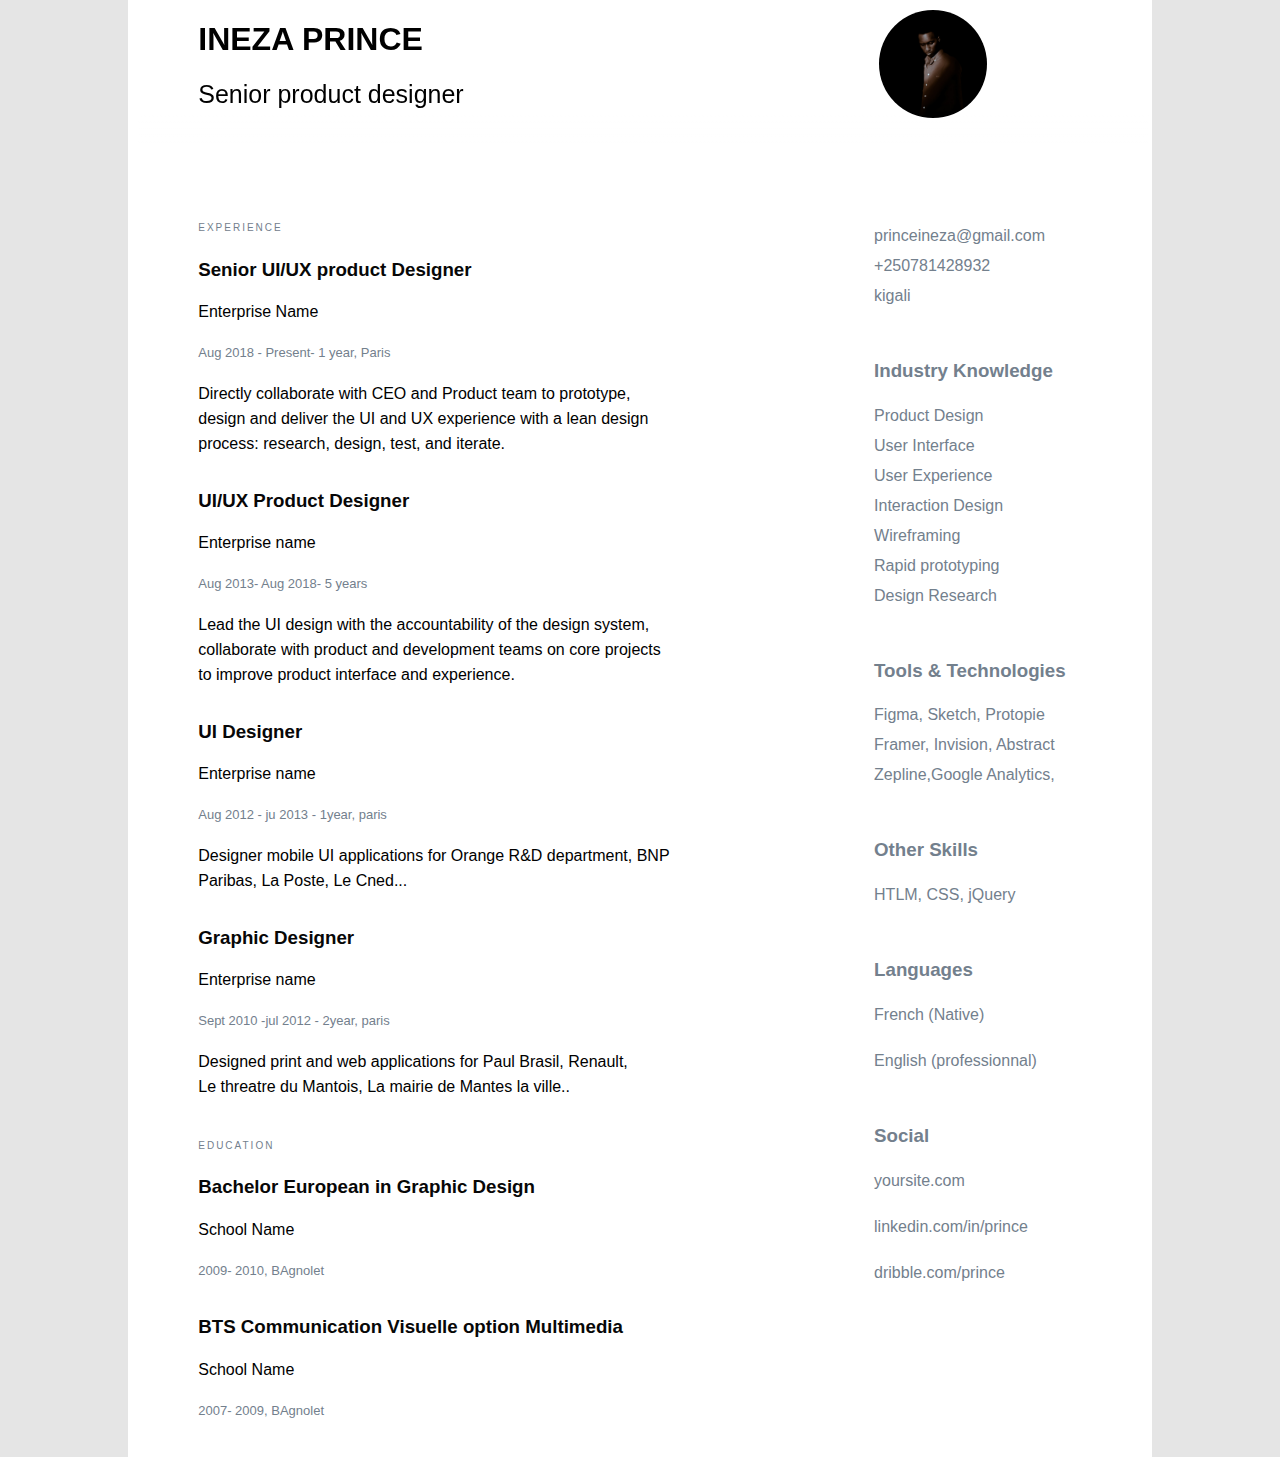
<file: index.html>
<html lang="en">
<head>
    <link rel="stylesheet"  href="cv.css">

    <meta charset="UTF-8">
    <meta http-equiv="X-UA-Compatible" content="IE=edge">
    <meta name="viewport" content="width=device-width, initial-scale=1.0">
    <title>CV</title>
</head>
<body>
    <div class="header">
        <div class="head">
            <h1 class="inner random1">INEZA PRINCE</h1>
            <h3 class="inner random2">Senior product designer</h3>
        </div>
        <div class="img">
            <img src="profile p.jfif" alt=""
            class="image">
        </div>
        
        
    </div>
    
<div class="container">

    <div class=" side left">
   
    <div class=" first item-1">
        <p class="category"> EXPERIENCE</p>
        <h3> Senior UI/UX product Designer</h3>  
        <p>Enterprise Name</p>
        <p class="date">Aug 2018 - Present- 1 year, Paris</p>
        <p>Directly collaborate with CEO and Product team to prototype, <br>
           design and deliver the UI and UX experience with a lean design <br>
           process: research, design, test, and iterate.
        </p>
    </div>
    <div class=" first item-2">
        <h3>UI/UX Product Designer</h3>
        <p>Enterprise name</p>  
        <p class="date">Aug  2013- Aug 2018- 5 years</p>
        <p>Lead the UI design with the accountability of the design system, <br>
           collaborate with product and development teams on core projects <br>
           to improve product interface and experience.
        </p>
    </div>
    <div class="first item-3">
        <h3> UI Designer</h3> 
        <p>Enterprise name</p> 
        <p class="date">Aug 2012 - ju 2013 - 1year, paris</p>
        <p>Designer mobile UI applications for Orange R&D department, BNP <br>
           Paribas, La Poste, Le Cned...
        </p>
    </div>
    <div class="first item-4">
        <h3 >Graphic Designer</h3>
        <p>Enterprise name</p>  
        <p class="date">Sept 2010 -jul 2012 - 2year, paris</p>
        <p> Designed print and web applications for Paul Brasil, Renault, <br>
            Le threatre du Mantois, La mairie de Mantes la ville..
        </p>
    </div>
    <div class="first item-5">
        <p class="category">EDUCATION</p>
        <h3>Bachelor European in Graphic Design</h3>  
        <p>School Name</p>
        <p class="date" > 2009- 2010, BAgnolet
        </p>
    </div>
    <div class="first item-6">
        <h3>BTS Communication Visuelle option Multimedia</h3>  
        <p>School Name</p>
        <p class="date"> 2007- 2009, BAgnolet
        </p>
    </div>
    </div>
    <div class="side right"> 
        
<div class="sec right-1">
   <p >princeineza@gmail.com <br>
   +250781428932 <br>
   kigali</p>
</div>
<div class="sec right-2">
    <h3>Industry Knowledge</h3>
    <p >Product Design <br>
    User Interface <br>
    User Experience <br>
    Interaction Design <br>
    Wireframing <br>
    Rapid prototyping <br>
    Design Research</p>
</div>
<div class=" sec right-3">
    <h3>Tools & Technologies</h3>
    <p >Figma, Sketch, Protopie <br>
       Framer, Invision, Abstract <br>
       Zepline,Google Analytics, <br>
       </p>
</div>
<div class="sec right-4">
    <h3>Other Skills</h3>
    <p> HTLM, CSS, jQuery</p>
</div>
<div class="sec right-5">
    <h3>Languages</h3>
    <p> French (Native)</p>
    <p>English (professionnal)</p>
</div>
<div class="sec right-6">
    <h3>Social</h3>
    <p> yoursite.com</p>
    <p>linkedin.com/in/prince</p>
    <p>dribble.com/prince</p>
</div>
    </div>
   

</div>
</body>
<script src="cv.js"></script>
</html>
</file>
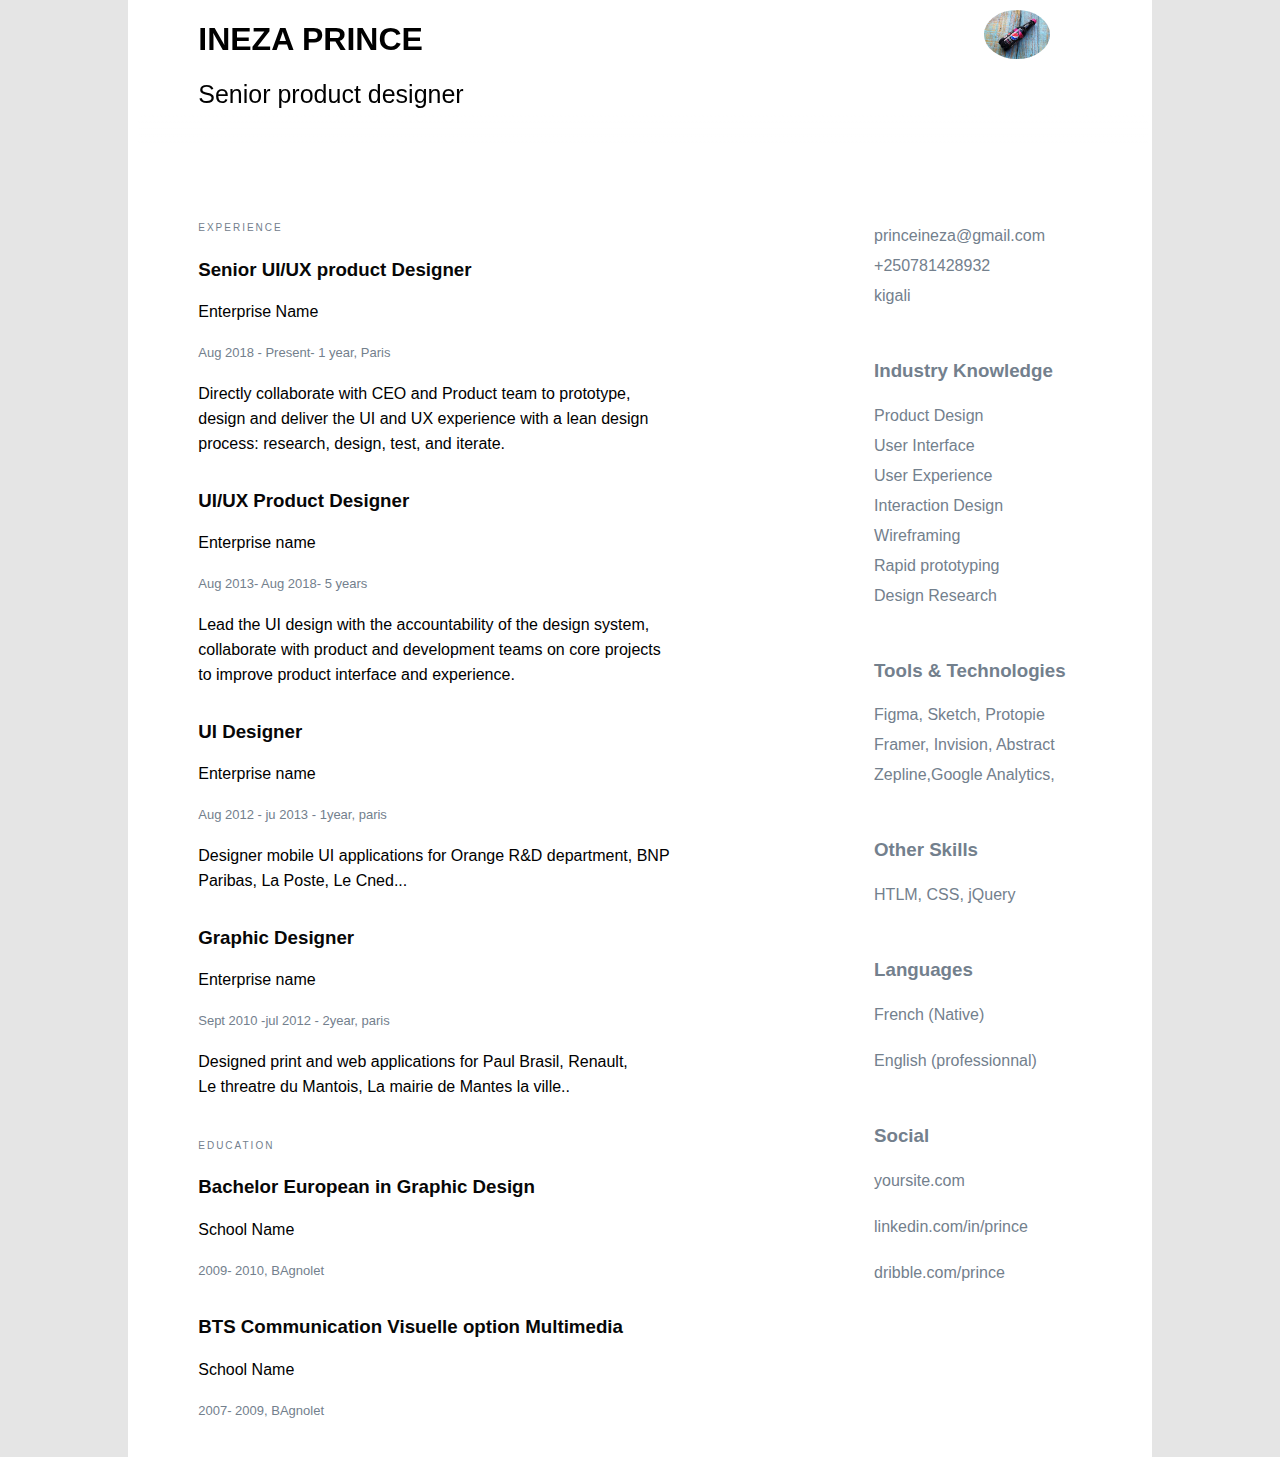
<file: cv.html>
<html lang="en">
<head>
    <link rel="stylesheet"  href="cv.css">

    <meta charset="UTF-8">
    <meta http-equiv="X-UA-Compatible" content="IE=edge">
    <meta name="viewport" content="width=device-width, initial-scale=1.0">
    <title>CV</title>
</head>
<body>
    <div class="header">
        <div class="head">
            <h1 class="inner random1">INEZA PRINCE</h1>
            <h3 class="inner random2">Senior product designer</h3>
        </div>
        <div class="img">
            <img src="images.jfif" alt=""
            class="image">
        </div>
        
        
    </div>
    
<div class="container">

    <div class=" side left">
   
    <div class=" first item-1">
        <p class="category"> EXPERIENCE</p>
        <h3> Senior UI/UX product Designer</h3>  
        <p>Enterprise Name</p>
        <p class="date">Aug 2018 - Present- 1 year, Paris</p>
        <p>Directly collaborate with CEO and Product team to prototype, <br>
           design and deliver the UI and UX experience with a lean design <br>
           process: research, design, test, and iterate.
        </p>
    </div>
    <div class=" first item-2">
        <h3>UI/UX Product Designer</h3>
        <p>Enterprise name</p>  
        <p class="date">Aug  2013- Aug 2018- 5 years</p>
        <p>Lead the UI design with the accountability of the design system, <br>
           collaborate with product and development teams on core projects <br>
           to improve product interface and experience.
        </p>
    </div>
    <div class="first item-3">
        <h3> UI Designer</h3> 
        <p>Enterprise name</p> 
        <p class="date">Aug 2012 - ju 2013 - 1year, paris</p>
        <p>Designer mobile UI applications for Orange R&D department, BNP <br>
           Paribas, La Poste, Le Cned...
        </p>
    </div>
    <div class="first item-4">
        <h3 >Graphic Designer</h3>
        <p>Enterprise name</p>  
        <p class="date">Sept 2010 -jul 2012 - 2year, paris</p>
        <p> Designed print and web applications for Paul Brasil, Renault, <br>
            Le threatre du Mantois, La mairie de Mantes la ville..
        </p>
    </div>
    <div class="first item-5">
        <p class="category">EDUCATION</p>
        <h3>Bachelor European in Graphic Design</h3>  
        <p>School Name</p>
        <p class="date" > 2009- 2010, BAgnolet
        </p>
    </div>
    <div class="first item-6">
        <h3>BTS Communication Visuelle option Multimedia</h3>  
        <p>School Name</p>
        <p class="date"> 2007- 2009, BAgnolet
        </p>
    </div>
    </div>
    <div class="side right"> 
        
<div class="sec right-1">
   <p >princeineza@gmail.com <br>
   +250781428932 <br>
   kigali</p>
</div>
<div class="sec right-2">
    <h3>Industry Knowledge</h3>
    <p >Product Design <br>
    User Interface <br>
    User Experience <br>
    Interaction Design <br>
    Wireframing <br>
    Rapid prototyping <br>
    Design Research</p>
</div>
<div class=" sec right-3">
    <h3>Tools & Technologies</h3>
    <p >Figma, Sketch, Protopie <br>
       Framer, Invision, Abstract <br>
       Zepline,Google Analytics, <br>
       </p>
</div>
<div class="sec right-4">
    <h3>Other Skills</h3>
    <p> HTLM, CSS, jQuery</p>
</div>
<div class="sec right-5">
    <h3>Languages</h3>
    <p> French (Native)</p>
    <p>English (professionnal)</p>
</div>
<div class="sec right-6">
    <h3>Social</h3>
    <p> yoursite.com</p>
    <p>linkedin.com/in/prince</p>
    <p>dribble.com/prince</p>
</div>
    </div>
   

</div>

</body>
<script src="cv.js"></script>
</html>
</file>
<file: cv.css>
body{
    margin: 0%;
    background: #E5E5E5;
        font-family: 'Arial';

}
.header{
    margin: 0% 9.8%;
    width: 100%;
    display: flex;
    position: fixed;
    font-family: 'Arial';
    font-style: normal;
    
}
.header h3{
    color: black;
    font-weight: lighter;
    font-size: 25px;
    margin-top: 0px;
}
.head{
    background-image: linear-gradient( rgb(255, 255, 255),rgb(255, 255, 255),rgb(255, 255, 255),rgb(255, 255, 255),rgb(255, 255, 255),rgba(255, 255, 255, 0.112));
    padding-bottom: 10px;
    flex-grow: 5;
    margin-left: 1%;
}
.inner{
    margin-left: 60px;
}
.img{
    padding-bottom: 20px;
    background-image: linear-gradient( rgb(255, 255, 255),rgb(255, 255, 255),rgb(255, 255, 255),rgb(255, 255, 255),rgb(255, 255, 255),rgba(255, 255, 255, 0.112));
    flex-grow: 1;
    margin-right: 20%;
}
.image{
    border-radius: 50%;
    width: 20%;
    margin-left: 50%;
    margin-top: 10px;
}
.container{
    display: flex;
    background-color: white;
    margin: 0% 10%;
}
.left{
    background-color: white;
    flex-grow: 1;
    margin-top: 20%;
    margin-left: 1%;

}
.right{
    background-color: white;
    flex-grow: 1;
    margin-left: 20px;
    margin-top: 20%;
}
 .first{
    margin-left: 60px;
    margin-bottom: 5%;
 }
 .sec {
    color:#73808D;
    margin-bottom: 15%;
    margin-left: 15%;
}
.sec p{
    line-height: 30px;
}
.left p{
    line-height: 25px;
}
.left .date{
    color:#73808D;
    font-size: 13px;
}
.left h3{
    color: rgb(7, 7, 7);
}
.category{
    font-size: 10px;
    color:#73808D;
    letter-spacing: 2px;
}
@media only screen and (max-width: 970px) {
.header{
    font-size: 12px;
}
.container{
    flex-wrap: wrap;
}
.image{
    margin-top: 1%;
    width: 40%;
}
.right{
    margin-top: 25%;
margin-right: 1%;
}
.left{
    margin-top: 25%;
}
}

@media only screen and (max-width: 768px) {
    /* For mobile phones: */
   .container{
    flex-wrap: wrap;
   }
   .header{
    flex-wrap: wrap-reverse;
   }
   .img{
    margin-left: 1%;
    background-image: linear-gradient( rgb(255, 255, 255),rgb(255, 255, 255),rgb(255, 255, 255));
   }
   .head{
    background-image: linear-gradient( rgb(255, 255, 255),rgb(255, 255, 255),rgb(255, 255, 255),rgb(255, 255, 255),rgb(255, 255, 255),rgba(255, 255, 255, 0.112));
    margin-right: 20%; 
    padding-bottom: 20px;
 }
 .left{
    margin-top: 50%;
 }
 .right{
    border-top: 1px solid grey;
 }
 
   .inner{
    font-size: 15px;
    margin-left: 5%;
    margin-bottom: 0%;
   }
   .image{
    width: 20%;
    margin-left: 5%;
   }
}
</file>
